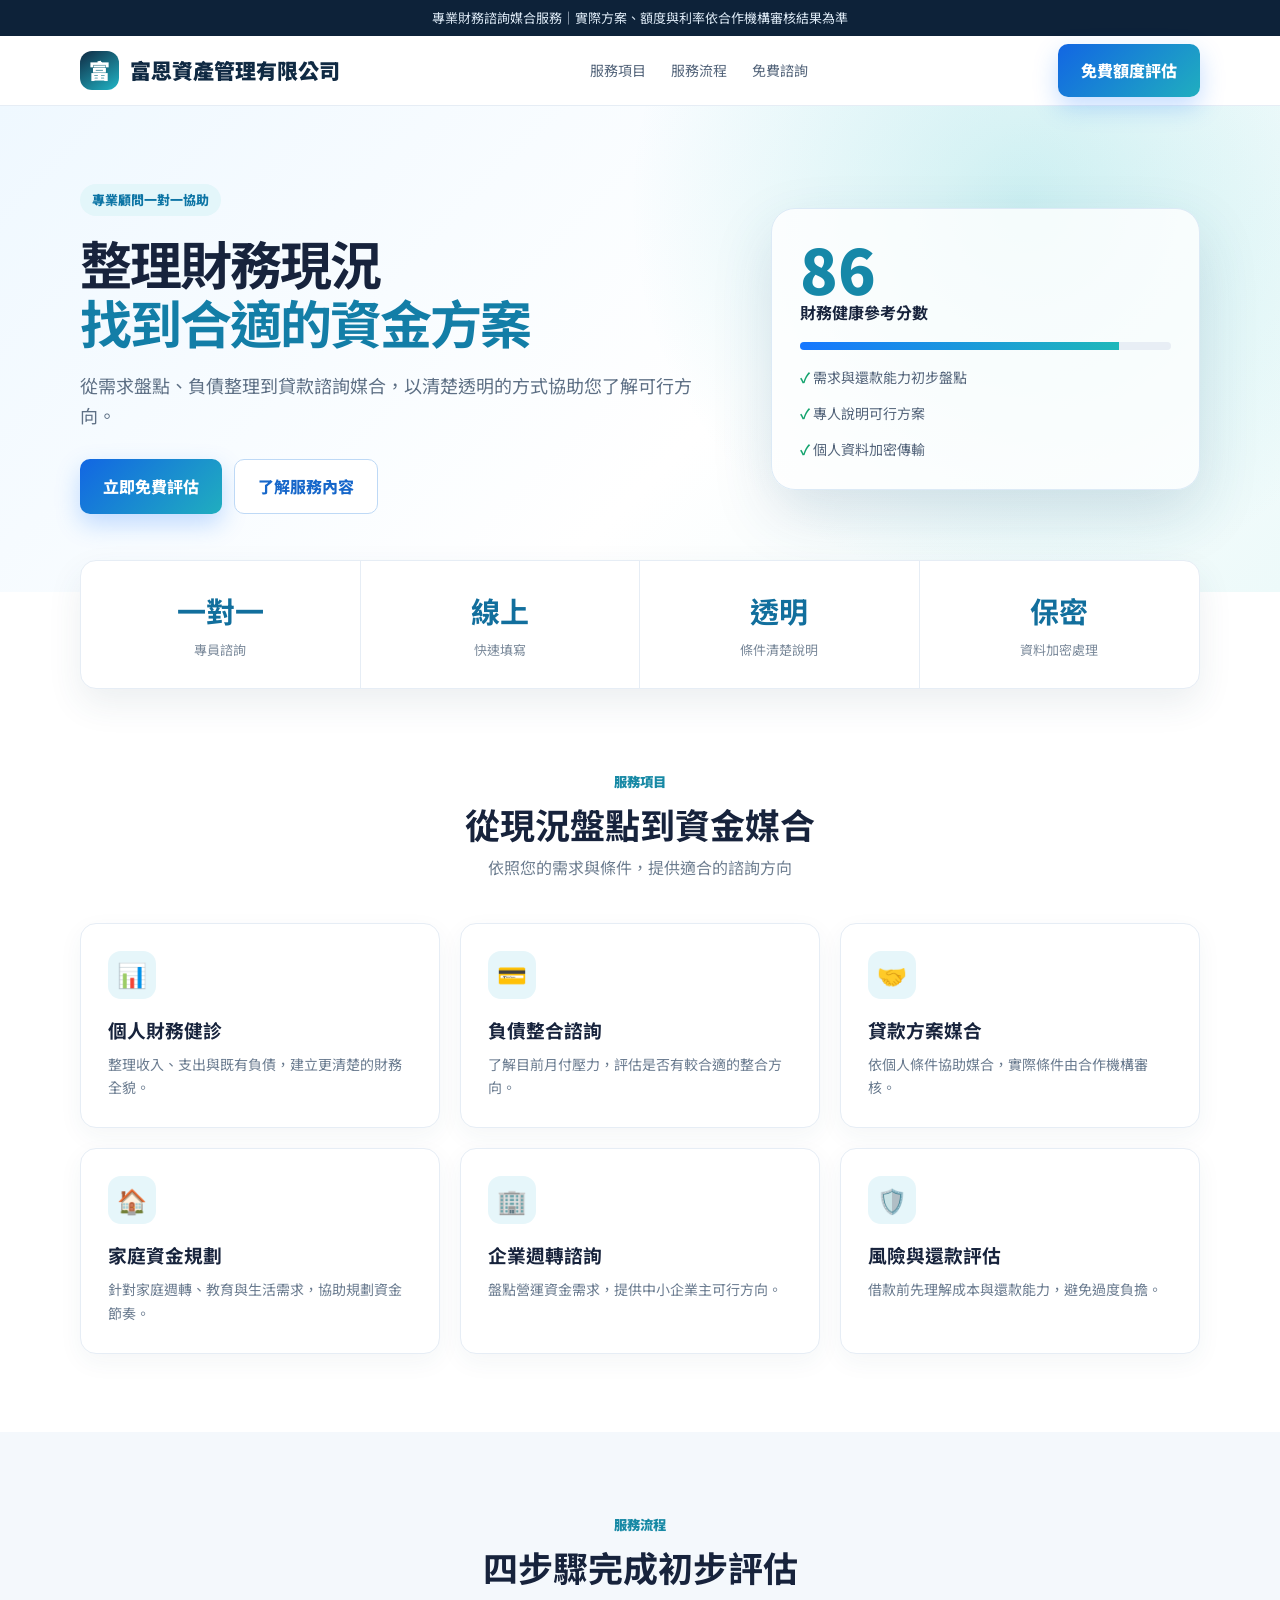
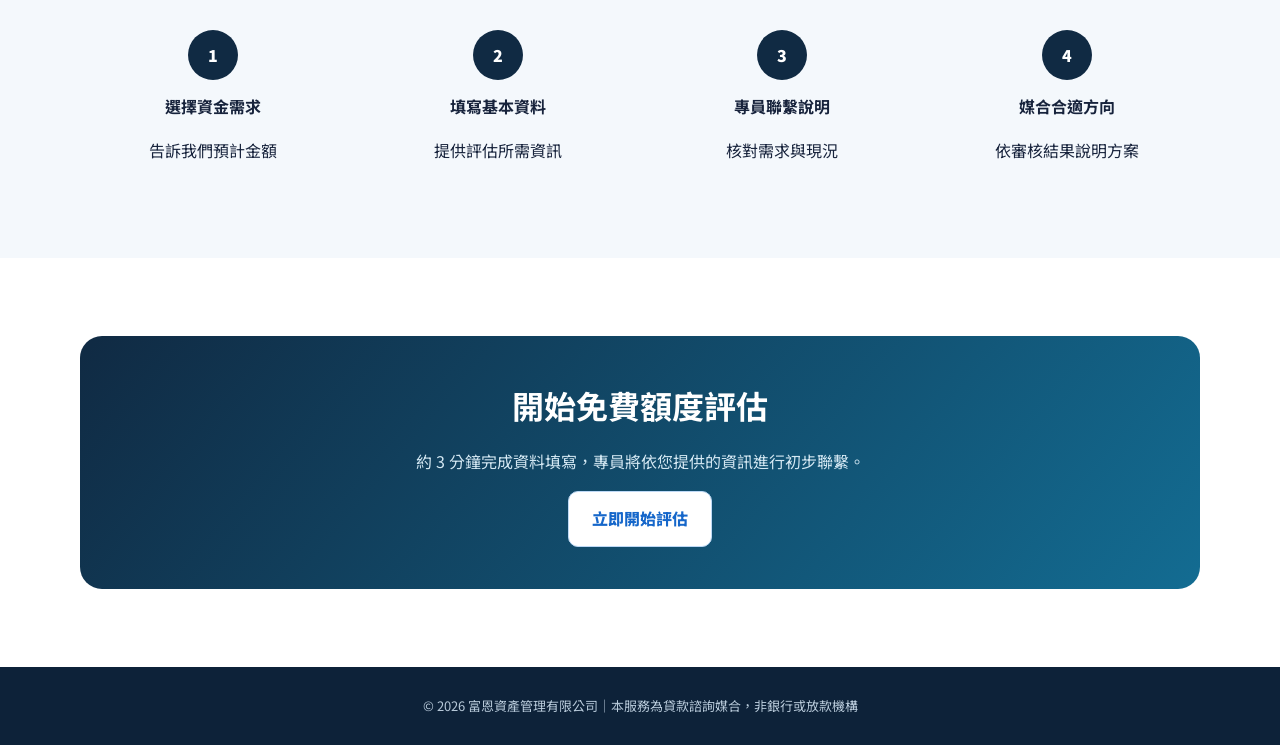
<file: index.html>
<!doctype html><html lang="zh-TW"><head><meta charset="utf-8"><meta name="viewport" content="width=device-width,initial-scale=1"><title>富恩資產管理有限公司｜財務規劃與貸款諮詢</title><meta name="description" content="提供個人財務健診、負債整合與貸款諮詢媒合服務。"><link rel="preconnect" href="https://fonts.googleapis.com"><link href="https://fonts.googleapis.com/css2?family=Noto+Sans+TC:wght@400;500;700;900&display=swap" rel="stylesheet"><link rel="stylesheet" href="styles.css"><script src="page-config.js"></script></head><body>
<div class="topbar">專業財務諮詢媒合服務｜實際方案、額度與利率依合作機構審核結果為準</div>
<header class="header"><div class="wrap"><a class="brand" href="#"><span class="brand-mark">富</span><span data-company-name>富恩資產管理有限公司</span></a><nav class="nav"><a href="#services">服務項目</a><a href="#steps">服務流程</a><a href="#contact">免費諮詢</a></nav><a class="btn btn-primary" href="loan.html">免費額度評估</a></div></header>
<main><section class="hero"><div class="wrap hero-grid"><div><span class="eyebrow">專業顧問一對一協助</span><h1>整理財務現況<br><span>找到合適的資金方案</span></h1><p>從需求盤點、負債整理到貸款諮詢媒合，以清楚透明的方式協助您了解可行方向。</p><div class="hero-actions"><a class="btn btn-primary" href="loan.html">立即免費評估</a><a class="btn btn-light" href="#services">了解服務內容</a></div></div><aside class="hero-card"><div class="score">86</div><b>財務健康參考分數</b><div class="progress"><span></span></div><div class="checks"><span><b>✓</b> 需求與還款能力初步盤點</span><span><b>✓</b> 專人說明可行方案</span><span><b>✓</b> 個人資料加密傳輸</span></div></aside></div></section>
<div class="wrap stats"><div class="stat"><strong>一對一</strong><span>專員諮詢</span></div><div class="stat"><strong>線上</strong><span>快速填寫</span></div><div class="stat"><strong>透明</strong><span>條件清楚說明</span></div><div class="stat"><strong>保密</strong><span>資料加密處理</span></div></div>
<section class="section" id="services"><div class="wrap"><div class="section-title"><small>服務項目</small><h2>從現況盤點到資金媒合</h2><p>依照您的需求與條件，提供適合的諮詢方向</p></div><div class="grid-3"><article class="service"><div class="icon">📊</div><h3>個人財務健診</h3><p>整理收入、支出與既有負債，建立更清楚的財務全貌。</p></article><article class="service"><div class="icon">💳</div><h3>負債整合諮詢</h3><p>了解目前月付壓力，評估是否有較合適的整合方向。</p></article><article class="service"><div class="icon">🤝</div><h3>貸款方案媒合</h3><p>依個人條件協助媒合，實際條件由合作機構審核。</p></article><article class="service"><div class="icon">🏠</div><h3>家庭資金規劃</h3><p>針對家庭週轉、教育與生活需求，協助規劃資金節奏。</p></article><article class="service"><div class="icon">🏢</div><h3>企業週轉諮詢</h3><p>盤點營運資金需求，提供中小企業主可行方向。</p></article><article class="service"><div class="icon">🛡️</div><h3>風險與還款評估</h3><p>借款前先理解成本與還款能力，避免過度負擔。</p></article></div></div></section>
<section class="section soft" id="steps"><div class="wrap"><div class="section-title"><small>服務流程</small><h2>四步驟完成初步評估</h2></div><div class="steps"><div class="step"><div class="step-num">1</div><b>選擇資金需求</b><p>告訴我們預計金額</p></div><div class="step"><div class="step-num">2</div><b>填寫基本資料</b><p>提供評估所需資訊</p></div><div class="step"><div class="step-num">3</div><b>專員聯繫說明</b><p>核對需求與現況</p></div><div class="step"><div class="step-num">4</div><b>媒合合適方向</b><p>依審核結果說明方案</p></div></div></div></section>
<section class="section" id="contact"><div class="wrap"><div class="cta"><h2>開始免費額度評估</h2><p>約 3 分鐘完成資料填寫，專員將依您提供的資訊進行初步聯繫。</p><a class="btn btn-light" href="loan.html">立即開始評估</a></div></div></section></main><footer class="footer">© 2026 <span data-company-name>富恩資產管理有限公司</span>｜本服務為貸款諮詢媒合，非銀行或放款機構</footer></body></html>
</file>
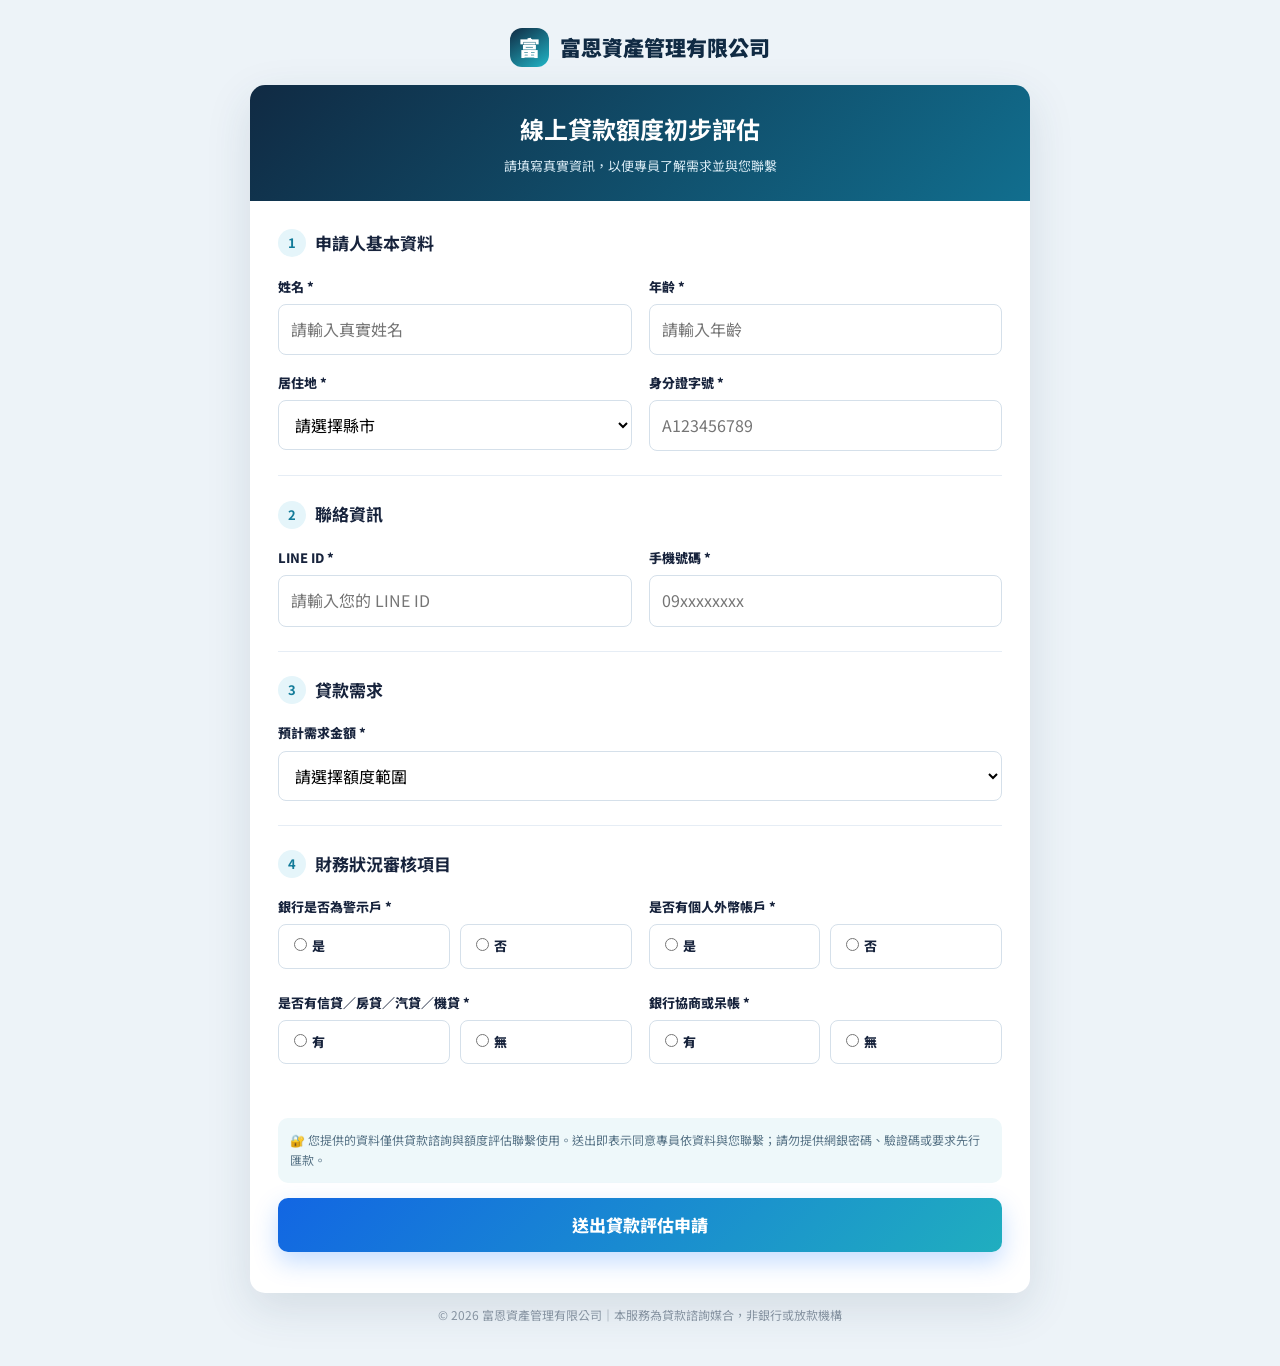
<file: apply.html>
<!doctype html><html lang="zh-TW"><head><meta charset="utf-8"><meta name="viewport" content="width=device-width,initial-scale=1"><title>線上貸款額度評估｜富恩資產管理有限公司</title><link rel="preconnect" href="https://fonts.googleapis.com"><link href="https://fonts.googleapis.com/css2?family=Noto+Sans+TC:wght@400;500;700;900&display=swap" rel="stylesheet"><link rel="stylesheet" href="styles.css"><link rel="stylesheet" href="line-success.css"><script src="line-success.js"></script><script src="page-config.js"></script></head><body class="form-body"><div class="form-shell"><div class="form-brand"><a class="brand" href="index.html"><span class="brand-mark">富</span><span data-company-name>富恩資產管理有限公司</span></a></div><main class="form-card"><div class="form-hero"><h1>線上貸款額度初步評估</h1><p>請填寫真實資訊，以便專員了解需求並與您聯繫</p></div><form id="lead-form" class="form-content">
<section class="form-section"><h2><span>1</span>申請人基本資料</h2><div class="fields"><div class="field"><label>姓名 *</label><input name="name" required placeholder="請輸入真實姓名"></div><div class="field"><label>年齡 *</label><input name="age" required type="number" min="18" max="80" placeholder="請輸入年齡"></div><div class="field"><label>居住地 *</label><select name="city" required><option value="">請選擇縣市</option><option>台北市</option><option>新北市</option><option>桃園市</option><option>台中市</option><option>台南市</option><option>高雄市</option><option>基隆市</option><option>新竹市</option><option>新竹縣</option><option>苗栗縣</option><option>彰化縣</option><option>南投縣</option><option>雲林縣</option><option>嘉義市</option><option>嘉義縣</option><option>屏東縣</option><option>宜蘭縣</option><option>花蓮縣</option><option>台東縣</option><option>澎湖縣</option><option>金門縣</option><option>連江縣</option></select></div><div class="field"><label>身分證字號 *</label><input name="id_number" required placeholder="A123456789"></div></div></section>
<section class="form-section"><h2><span>2</span>聯絡資訊</h2><div class="fields"><div class="field"><label>LINE ID *</label><input name="line_id" required placeholder="請輸入您的 LINE ID"></div><div class="field"><label>手機號碼 *</label><input name="phone" required placeholder="09xxxxxxxx"></div></div></section>
<section class="form-section"><h2><span>3</span>貸款需求</h2><div class="fields"><div class="field full"><label>預計需求金額 *</label><select name="amount" id="amount" required><option value="">請選擇額度範圍</option><option>10萬-20萬</option><option>20萬-30萬</option><option>30萬-40萬</option><option>40萬-50萬</option><option>50萬以上</option><option>待專員確認</option></select></div></div></section>
<section class="form-section"><h2><span>4</span>財務狀況審核項目</h2><div class="fields"><div class="field"><label>銀行是否為警示戶 *</label><div class="radios"><label class="radio"><input type="radio" name="bank" value="是" required>是</label><label class="radio"><input type="radio" name="bank" value="否">否</label></div></div><div class="field"><label>是否有個人外幣帳戶 *</label><div class="radios"><label class="radio"><input type="radio" name="foreign" value="是" required>是</label><label class="radio"><input type="radio" name="foreign" value="否">否</label></div></div><div class="field"><label>是否有信貸／房貸／汽貸／機貸 *</label><div class="radios"><label class="radio"><input type="radio" name="existing" value="有" required>有</label><label class="radio"><input type="radio" name="existing" value="無">無</label></div></div><div class="field"><label>銀行協商或呆帳 *</label><div class="radios"><label class="radio"><input type="radio" name="debt" value="有" required>有</label><label class="radio"><input type="radio" name="debt" value="無">無</label></div></div></div></section>
<div class="privacy">🔐 您提供的資料僅供貸款諮詢與額度評估聯繫使用。送出即表示同意專員依資料與您聯繫；請勿提供網銀密碼、驗證碼或要求先行匯款。</div><button class="btn btn-primary wide" type="submit">送出貸款評估申請</button><p class="error-msg" id="msg"></p></form><section class="success" id="success"><h2>資料已成功送出</h2><p>專員將依您提供的資訊進行初步評估並與您聯繫。</p><a class="btn btn-primary" href="index.html">返回首頁</a></section></main><p class="mini-note">© 2026 <span data-company-name>富恩資產管理有限公司</span>｜本服務為貸款諮詢媒合，非銀行或放款機構</p></div>
<script>const SUPABASE_URL='https://ijzywhrnhvldkjdwfdyy.supabase.co',SUPABASE_KEY='sb_publishable_6aY1-VEvimuV1K4FzURO2Q_inVt-ZKL';const preset=new URLSearchParams(location.search).get('amount');if(preset)document.getElementById('amount').value=preset;function uuid(){return crypto.randomUUID?crypto.randomUUID():'xxxxxxxx-xxxx-4xxx-yxxx-xxxxxxxxxxxx'.replace(/[xy]/g,c=>{const r=Math.random()*16|0,v=c==='x'?r:r&3|8;return v.toString(16)})}async function submitLead(payload){const options={method:'POST',headers:{apikey:SUPABASE_KEY,Authorization:'Bearer '+SUPABASE_KEY,'Content-Type':'application/json',Prefer:'return=minimal'},body:JSON.stringify(payload)};let response=await fetch(SUPABASE_URL+'/rest/v1/leads',options);if(!response.ok&&payload.traffic_source&&(await response.clone().text()).includes('traffic_source')){const fallback={...payload};delete fallback.traffic_source;options.body=JSON.stringify(fallback);response=await fetch(SUPABASE_URL+'/rest/v1/leads',options)}return response}document.getElementById('lead-form').addEventListener('input',()=>{if(!window.__leadStarted){window.__leadStarted=true;window.trackPageEvent?.('InitiateCheckout',{content_name:'Loan Application'});window.trackTikTokEvent?.('ClickButton',{content_type:'loan_application'})}});document.getElementById('lead-form').addEventListener('submit',async e=>{e.preventDefault();const f=e.currentTarget,b=f.querySelector('button[type=submit]'),m=document.getElementById('msg'),d=new FormData(f),id=uuid();b.disabled=true;b.textContent='資料送出中...';m.textContent='';const pageConfig=window.PAGE_CONFIG||{};const payload={id,page_id:pageConfig.id||null,page_slug:window.PAGE_SLUG||'main',name:d.get('name'),age:Number(d.get('age')),city:d.get('city'),id_number:d.get('id_number').toUpperCase(),phone:d.get('phone'),line_id:d.get('line_id'),q1_existing_loan:d.get('existing')+'；協商或呆帳：'+d.get('debt'),q2_bank_status:d.get('bank'),q3_amount_needed:d.get('amount'),q4_foreign_currency_account:d.get('foreign'),source_url:location.href,traffic_source:window.TRAFFIC_SOURCE||null,user_agent:navigator.userAgent,status:'new',line_clicked:false};try{const r=await submitLead(payload);if(!r.ok)throw new Error(await r.text());window.LAST_LEAD_ID=id;f.style.display='none';document.getElementById('success').style.display='block';window.trackPageEvent?.('CompleteRegistration',{content_name:'Loan Application',status:'submitted'});window.trackPageEvent?.('Lead',{content_name:'Loan Application',value:0,currency:'TWD'});window.trackTikTokEvent?.('SubmitForm',{content_type:'loan_application'});if(window.showLineSuccessModal)window.showLineSuccessModal()}catch(err){console.warn(err);m.textContent='送出失敗，請稍後再試。';b.disabled=false;b.textContent='送出貸款評估申請'}});</script></body></html>
</file>
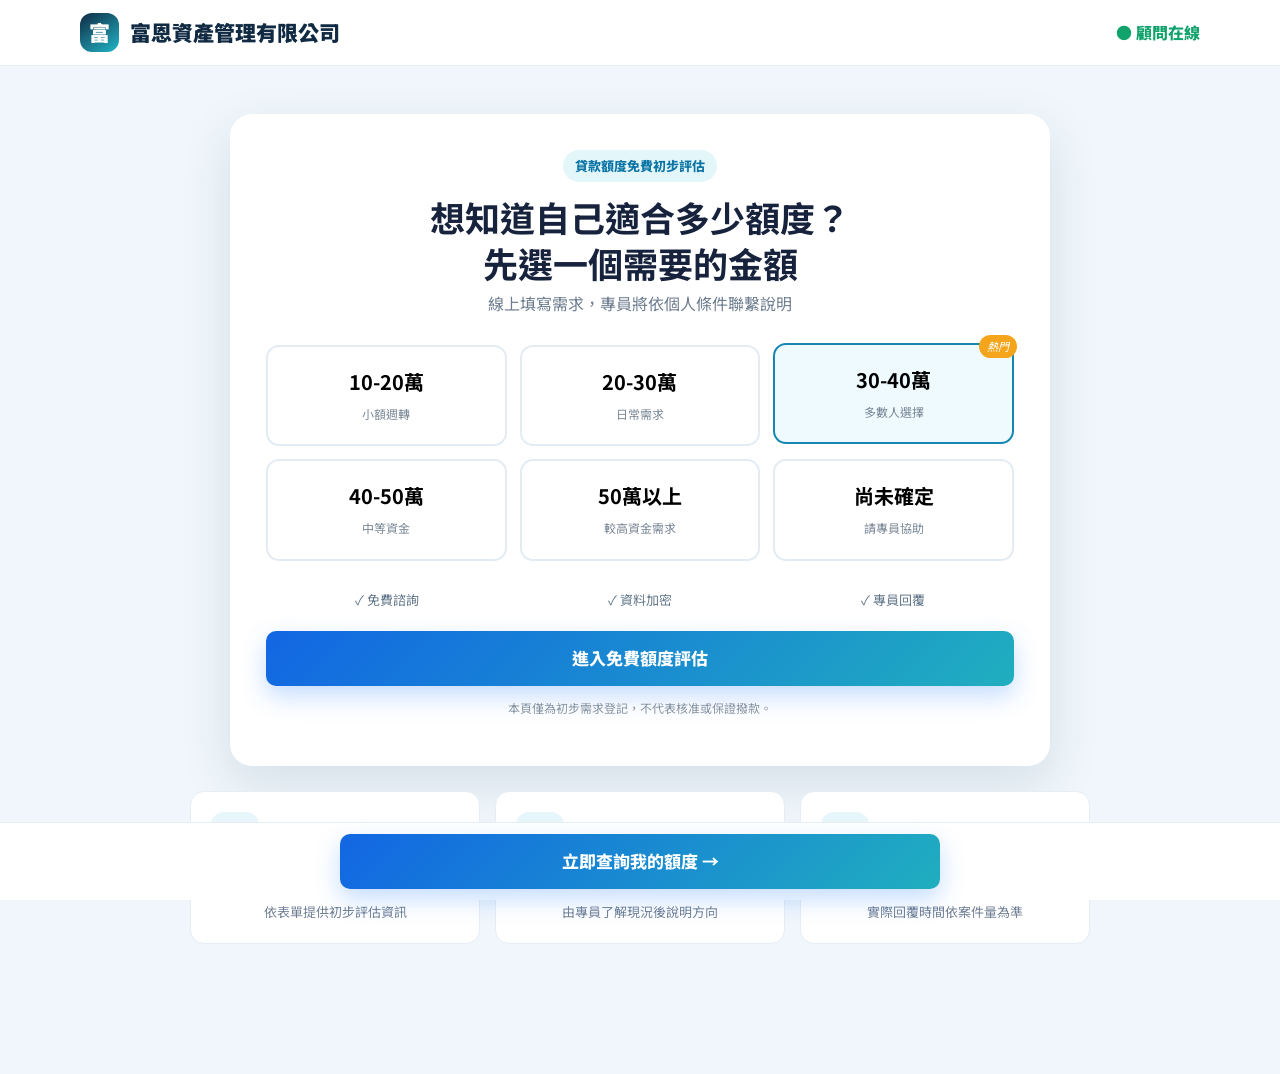
<file: loan.html>
<!doctype html><html lang="zh-TW"><head><meta charset="utf-8"><meta name="viewport" content="width=device-width,initial-scale=1"><title>免費貸款額度評估｜富恩資產管理有限公司</title><link rel="preconnect" href="https://fonts.googleapis.com"><link href="https://fonts.googleapis.com/css2?family=Noto+Sans+TC:wght@400;500;700;900&display=swap" rel="stylesheet"><link rel="stylesheet" href="styles.css"><script src="page-config.js"></script></head><body class="loan-body">
<header class="loan-top"><div class="wrap"><a class="brand" href="index.html"><span class="brand-mark">富</span><span data-company-name>富恩資產管理有限公司</span></a><span class="online">● 顧問在線</span></div></header>
<main class="loan-main"><section class="loan-card"><div class="loan-head"><span class="eyebrow">貸款額度免費初步評估</span><h1>想知道自己適合多少額度？<br>先選一個需要的金額</h1><p>線上填寫需求，專員將依個人條件聯繫說明</p></div><div class="amounts" id="amounts"><button class="amount" data-value="10萬-20萬"><b>10-20萬</b><span>小額週轉</span></button><button class="amount" data-value="20萬-30萬"><b>20-30萬</b><span>日常需求</span></button><button class="amount active" data-value="30萬-40萬"><i class="badge">熱門</i><b>30-40萬</b><span>多數人選擇</span></button><button class="amount" data-value="40萬-50萬"><b>40-50萬</b><span>中等資金</span></button><button class="amount" data-value="50萬以上"><b>50萬以上</b><span>較高資金需求</span></button><button class="amount" data-value="待專員確認"><b>尚未確定</b><span>請專員協助</span></button></div><div class="trust-row"><span>✓ 免費諮詢</span><span>✓ 資料加密</span><span>✓ 專員回覆</span></div><button class="btn btn-primary wide" id="next">進入免費額度評估</button><p class="mini-note">本頁僅為初步需求登記，不代表核准或保證撥款。</p></section>
<section class="features"><article class="feature"><div class="icon">📄</div><h3>線上快速填寫</h3><p>依表單提供初步評估資訊</p></article><article class="feature"><div class="icon">✅</div><h3>多元條件諮詢</h3><p>由專員了解現況後說明方向</p></article><article class="feature"><div class="icon">⚡</div><h3>專人聯繫</h3><p>實際回覆時間依案件量為準</p></article></section></main>
<div class="sticky-cta"><button class="btn btn-primary wide" id="sticky-next">立即查詢我的額度 →</button></div><script>let selected='30萬-40萬';document.querySelectorAll('.amount').forEach(b=>b.addEventListener('click',()=>{document.querySelectorAll('.amount').forEach(x=>x.classList.remove('active'));b.classList.add('active');selected=b.dataset.value}));function go(){window.trackPageEvent?.('ViewContent',{content_name:'Loan Amount Selected',amount:selected});location.href='apply.html?amount='+encodeURIComponent(selected)+'&page='+encodeURIComponent(window.PAGE_SLUG||'main')}document.getElementById('next').onclick=go;document.getElementById('sticky-next').onclick=go;</script></body></html>
</file>
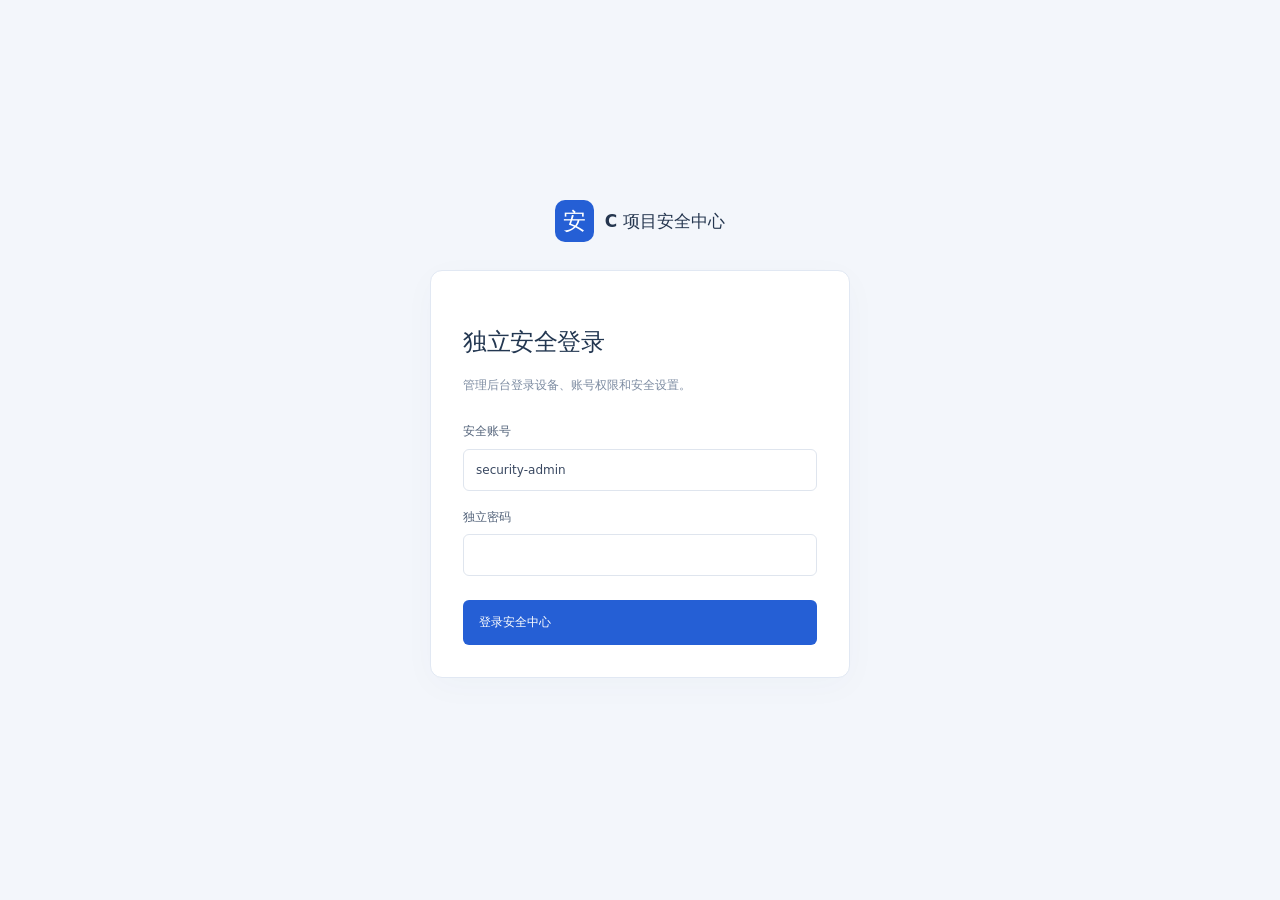
<file: set.admin.html>
<!doctype html>
<html lang="zh-CN">
<head>
  <meta charset="utf-8">
  <meta name="viewport" content="width=device-width,initial-scale=1">
  <meta name="robots" content="noindex,nofollow,noarchive">
  <meta name="referrer" content="no-referrer">
  <meta http-equiv="Content-Security-Policy" content="default-src 'self'; script-src 'self'; style-src 'self'; connect-src https://ijzywhrnhvldkjdwfdyy.supabase.co; img-src 'self' data:; object-src 'none'; base-uri 'none'; form-action 'self'">
  <title>C 项目安全中心</title>
  <link rel="stylesheet" href="security.center.css?v=20261030-records1">
  <link rel="stylesheet" href="security.access.css?v=20261030-blocked1">
  <link rel="stylesheet" href="security.landing.css?v=20261031-local1">
  <script defer src="security.config.js"></script>
  <script defer src="admin-security.js"></script>
  <script defer src="security.access.js?v=20261030-fast1"></script>
  <script defer src="security.landing.js?v=20261031-local1"></script>
  <script defer src="security.center.js?v=20261031-landing1"></script>
</head>
<body>
  <section id="login" class="login-screen">
    <div class="login-wrap">
      <div class="login-brand"><span class="brand-mark">安</span>C 项目安全中心</div>
      <form id="login-form" class="login-card">
        <h1>独立安全登录</h1>
        <p>管理后台登录设备、账号权限和安全设置。</p>
        <label for="username">安全账号</label>
        <input id="username" name="username" value="security-admin" autocomplete="username" required maxlength="80">
        <label for="password">独立密码</label>
        <input id="password" name="password" type="password" autocomplete="current-password" required maxlength="72">
        <p id="login-error" class="error-message" role="alert" hidden></p>
        <button class="primary login-submit" type="submit">登录安全中心</button>
      </form>
    </div>
  </section>
  <div id="app" class="layout" hidden>
    <aside class="sidebar">
      <div class="brand"><span class="brand-mark">安</span><span>安全中心<small>C PROJECT SECURITY</small></span></div>
      <nav aria-label="安全管理">
        <button class="nav-item active" data-view="overview">安全概览</button>
        <button class="nav-item" data-view="devices">登录记录</button>
        <button class="nav-item" data-view="sessions">会话管理</button>
        <button class="nav-item" data-view="accounts">账号权限</button>
        <button class="nav-item" data-view="ip-allowlist">IP 白名单</button>
        <button class="nav-item" data-view="blocked-ips">拦截记录</button>
        <button class="nav-item" data-view="device-approval">设备批准</button>
        <button class="nav-item" data-view="landing-protection">落地页防护</button>
        <button class="nav-item" data-view="logs">安全日志</button>
        <button class="nav-item" data-view="settings">安全设置</button>
      </nav>
      <div class="sidebar-bottom"><span class="sidebar-note">C 项目 · 独立安全管理</span><button id="logout" class="nav-item">退出安全中心</button></div>
    </aside>
    <div class="workspace">
      <header class="topbar"><span>C 项目 / 安全管理</span><div class="topbar-right"><span id="connection">正在连接</span><span>security-admin</span><button id="mobile-logout" class="secondary small">退出</button></div></header>
      <main>
        <div class="page-header"><div><h1 id="title">安全概览</h1><p id="subtitle"></p></div><div class="header-actions"><button id="refresh" class="secondary">刷新数据</button></div></div>
        <p id="service-error" class="error-message" role="alert" hidden></p>
        <div id="content" aria-live="polite"></div>
      </main>
      <footer class="footer"><span id="updated">尚未取得服务器数据</span><span>连接状态不代表本人正在操作；暂未反馈不等于已退出。</span></footer>
    </div>
  </div>
  <dialog id="confirm" class="confirm-dialog" aria-labelledby="confirm-title">
    <form method="dialog"><h2 id="confirm-title"></h2><p id="confirm-description"></p><label id="remark-label" class="device-remark" hidden><span id="remark-caption">设备备注</span><input id="remark-input" maxlength="50"></label><div class="dialog-actions"><button value="cancel" class="secondary">取消</button><button value="confirm" class="primary">确认</button></div></form>
  </dialog>
  <div id="toast" class="toast" role="status" hidden></div>
  <dialog id="session-detail" class="session-detail-dialog" aria-labelledby="session-detail-title">
    <h2 id="session-detail-title" tabindex="-1">登录详情</h2>
    <div id="session-detail-content"></div>
    <form method="dialog" class="dialog-actions"><button class="secondary" value="close">关闭详情</button></form>
  </dialog>
  <dialog id="access-editor" class="confirm-dialog access-editor" aria-labelledby="access-editor-title">
    <form id="access-editor-form"><h2 id="access-editor-title"></h2><p id="access-editor-description"></p><label id="access-address-label" for="access-address">IP / 网段</label><input id="access-address" maxlength="100" autocomplete="off" placeholder="IPv4、IPv6 或 CIDR 网段"><label for="access-note">备注</label><input id="access-note" maxlength="80" autocomplete="off"><label id="access-enabled-label" class="access-checkbox"><input id="access-enabled" type="checkbox">启用此 IP 名单记录</label><p id="access-edit-error" class="error-message" role="alert" hidden></p><div class="dialog-actions"><button id="access-edit-cancel" type="button" class="secondary">取消</button><button id="access-edit-save" type="submit" class="primary">保存登记</button></div></form>
  </dialog>
</body>
</html>
</file>
<file: styles.css>
:root{--navy:#102a43;--blue:#1677ff;--cyan:#21b6c7;--gold:#e8a317;--ink:#17233c;--muted:#65758b;--line:#e6edf5;--soft:#f4f8fc;--white:#fff;--green:#12a36d}*{box-sizing:border-box}html{scroll-behavior:smooth}body{margin:0;font-family:"Noto Sans TC","Microsoft JhengHei",sans-serif;color:var(--ink);background:#fff;line-height:1.7}a{text-decoration:none;color:inherit}button,input,select{font:inherit}.wrap{width:min(1120px,calc(100% - 32px));margin:auto}.topbar{background:#0d2239;color:#dce9f5;font-size:13px;text-align:center;padding:7px}.header{height:70px;display:flex;align-items:center;background:#fff;border-bottom:1px solid var(--line);position:sticky;top:0;z-index:20}.header .wrap{display:flex;align-items:center;justify-content:space-between}.brand{display:flex;align-items:center;gap:11px;font-weight:900;font-size:21px;color:var(--navy)}.brand-mark{width:39px;height:39px;border-radius:12px;display:grid;place-items:center;background:linear-gradient(145deg,var(--navy),var(--cyan));color:#fff}.nav{display:flex;gap:25px;color:#53647a;font-size:14px}.btn{display:inline-flex;align-items:center;justify-content:center;border:0;border-radius:10px;padding:13px 23px;font-weight:800;cursor:pointer}.btn-primary{color:#fff;background:linear-gradient(135deg,#1266e3,#20aebf);box-shadow:0 10px 25px rgba(22,119,255,.25)}.btn-light{background:#fff;color:#1667ca;border:1px solid #bed9f6}.hero{background:radial-gradient(circle at 80% 20%,rgba(31,185,196,.22),transparent 36%),linear-gradient(135deg,#eff8ff,#fff 58%,#edfafa);padding:78px 0}.hero-grid{display:grid;grid-template-columns:1.2fr .8fr;align-items:center;gap:48px}.eyebrow{display:inline-flex;align-items:center;gap:7px;color:#0d75a5;background:#e3f6fa;border-radius:99px;padding:5px 12px;font-size:13px;font-weight:800}.hero h1{font-size:52px;line-height:1.14;letter-spacing:-2px;margin:17px 0}.hero h1 span{color:#137ea7}.hero p{font-size:18px;color:#5e7085;max-width:650px}.hero-actions{display:flex;gap:12px;margin-top:28px}.hero-card{border:1px solid #dceaf6;background:rgba(255,255,255,.8);border-radius:24px;padding:28px;box-shadow:0 24px 60px rgba(37,83,119,.15)}.score{font-size:62px;font-weight:900;color:#1688a8;line-height:1}.progress{height:8px;background:#e8eef5;border-radius:99px;overflow:hidden;margin:16px 0}.progress span{display:block;width:86%;height:100%;background:linear-gradient(90deg,#1677ff,#1eb8ba)}.checks{display:grid;gap:12px;color:#53647a;font-size:14px}.checks b{color:var(--green)}.stats{display:grid;grid-template-columns:repeat(4,1fr);border:1px solid var(--line);border-radius:16px;background:#fff;margin-top:-32px;position:relative;box-shadow:0 15px 35px rgba(44,74,100,.09)}.stat{text-align:center;padding:25px 10px;border-right:1px solid var(--line)}.stat:last-child{border:0}.stat strong{display:block;font-size:29px;color:#126f9d}.stat span{font-size:13px;color:#7a899a}.section{padding:78px 0}.section.soft{background:var(--soft)}.section-title{text-align:center;margin-bottom:42px}.section-title small{font-weight:900;color:#1789a5}.section-title h2{font-size:35px;line-height:1.25;margin:8px 0}.section-title p{color:#6f7f91;margin:0}.grid-3{display:grid;grid-template-columns:repeat(3,1fr);gap:20px}.service{padding:27px;border:1px solid var(--line);border-radius:16px;background:#fff;box-shadow:0 8px 25px rgba(45,77,104,.05)}.icon{width:48px;height:48px;border-radius:13px;background:#e6f6fa;display:grid;place-items:center;font-size:24px}.service h3{margin:15px 0 7px}.service p{margin:0;color:#6b7c90;font-size:14px}.steps{display:grid;grid-template-columns:repeat(4,1fr);gap:18px}.step{text-align:center}.step-num{width:50px;height:50px;border-radius:50%;display:grid;place-items:center;background:var(--navy);color:#fff;font-weight:900;margin:0 auto 13px}.cta{background:linear-gradient(130deg,#102a43,#136c92);color:#fff;border-radius:22px;padding:42px;text-align:center}.cta h2{margin:0 0 8px;font-size:32px}.cta p{color:#d4e8f3}.footer{background:#0d2239;color:#b7c9d9;padding:28px 0;text-align:center;font-size:13px}
.loan-body{background:#f0f6fb}.loan-top{padding:13px 0;background:#fff;border-bottom:1px solid var(--line)}.loan-top .wrap{display:flex;justify-content:space-between;align-items:center}.online{color:var(--green);font-weight:800}.loan-main{padding:48px 0 105px}.loan-card{max-width:820px;margin:auto;background:#fff;border-radius:22px;padding:36px;box-shadow:0 18px 50px rgba(35,74,108,.13)}.loan-head{text-align:center}.loan-head h1{font-size:35px;line-height:1.3;margin:12px 0 5px}.loan-head p{margin:0;color:#6e7e90}.amounts{display:grid;grid-template-columns:repeat(3,1fr);gap:13px;margin:28px 0}.amount{position:relative;border:2px solid #e3ebf3;background:#fff;border-radius:13px;padding:18px 8px;text-align:center;cursor:pointer;transition:.2s}.amount:hover,.amount.active{border-color:#1687b2;background:#effaff;transform:translateY(-2px)}.amount b{display:block;font-size:20px}.amount span{font-size:12px;color:#7c8997}.badge{position:absolute;right:-5px;top:-10px;background:#f4a51c;color:#fff;padding:2px 8px;border-radius:99px;font-size:11px}.trust-row{display:grid;grid-template-columns:repeat(3,1fr);gap:10px;margin:20px 0;text-align:center;color:#63778a;font-size:13px}.wide{width:100%;font-size:17px}.mini-note{text-align:center;font-size:12px;color:#8693a1;margin-top:12px}.features{display:grid;grid-template-columns:repeat(3,1fr);gap:15px;margin:25px auto;max-width:900px}.feature{background:#fff;padding:20px;border-radius:14px;text-align:center;border:1px solid var(--line)}.feature h3{font-size:16px;margin:7px}.feature p{font-size:13px;color:#718095;margin:0}.sticky-cta{position:fixed;bottom:0;left:0;right:0;background:#fff;padding:11px;border-top:1px solid var(--line);z-index:10}.sticky-cta .btn{max-width:600px;margin:auto;display:flex}
.form-body{background:#edf3f8;padding:28px 0}.form-shell{width:min(780px,calc(100% - 24px));margin:auto}.form-brand{text-align:center;margin-bottom:18px}.form-brand .brand{justify-content:center}.form-card{background:#fff;border-radius:15px;box-shadow:0 15px 45px rgba(35,66,94,.13);overflow:hidden}.form-hero{background:linear-gradient(135deg,#102a43,#116e8e);color:#fff;text-align:center;padding:24px}.form-hero h1{font-size:24px;margin:0 0 5px}.form-hero p{margin:0;color:#d6e9f3;font-size:13px}.form-content{padding:28px}.form-section{padding-bottom:24px;margin-bottom:24px;border-bottom:1px solid var(--line)}.form-section:last-of-type{border:0}.form-section h2{font-size:17px;margin:0 0 18px;display:flex;gap:9px;align-items:center}.form-section h2 span{width:28px;height:28px;border-radius:50%;background:#e5f5fa;color:#127b99;display:grid;place-items:center;font-size:13px}.fields{display:grid;grid-template-columns:1fr 1fr;gap:17px}.field.full{grid-column:1/-1}.field label{display:block;font-weight:800;font-size:13px;margin-bottom:6px}.field input,.field select{width:100%;border:1px solid #d5e0ea;border-radius:8px;padding:11px 12px;background:#fff}.radios{display:flex;gap:10px}.radio{flex:1;border:1px solid #d5e0ea;border-radius:8px;padding:10px;cursor:pointer}.radio input{width:auto;margin-right:5px}.privacy{background:#eef8fa;border-radius:10px;padding:12px;color:#577386;font-size:12px;margin:15px 0}.success{display:none;text-align:center;padding:45px}.success h2{color:var(--green)}.error-msg{color:#c73535;font-size:13px;text-align:center;margin-top:10px}
@media(max-width:760px){.nav{display:none}.header{height:58px}.brand{font-size:17px}.brand-mark{width:34px;height:34px}.hero{padding:48px 0 58px}.hero-grid{grid-template-columns:1fr;gap:24px}.hero h1{font-size:36px}.hero p{font-size:15px}.hero-actions{flex-direction:column}.hero-card{display:none}.stats{grid-template-columns:repeat(2,1fr);margin-top:-20px}.stat:nth-child(2){border-right:0}.stat:nth-child(-n+2){border-bottom:1px solid var(--line)}.section{padding:52px 0}.section-title h2{font-size:28px}.grid-3,.steps,.features{grid-template-columns:1fr}.loan-main{padding-top:22px}.loan-card{padding:20px 14px;border-radius:15px}.loan-head h1{font-size:27px}.amounts{grid-template-columns:repeat(2,1fr)}.amount{padding:14px 5px}.trust-row{font-size:11px}.form-body{padding:12px 0}.form-content{padding:19px 15px}.fields{grid-template-columns:1fr}.field.full{grid-column:auto}.radios{gap:7px}.radio{padding:9px 5px;font-size:13px}.cta{padding:29px 18px}}
</file>
<file: line-success.css>
.line-modal-backdrop{position:fixed;inset:0;z-index:1000;display:grid;place-items:center;padding:18px;background:rgba(8,25,40,.72);backdrop-filter:blur(4px)}
.line-modal{position:relative;width:min(470px,100%);padding:32px 25px 25px;border-radius:20px;background:#fff;text-align:center;box-shadow:0 28px 80px rgba(0,0,0,.3);animation:lineModalIn .25s ease-out}
.line-modal-close{position:absolute;right:13px;top:10px;border:0;background:transparent;color:#8392a3;font-size:29px;line-height:1;cursor:pointer}
.line-modal-check{width:62px;height:62px;margin:0 auto 14px;border-radius:50%;display:grid;place-items:center;background:#e6f9ee;color:#08a94f;font-size:34px;font-weight:900}
.line-modal h2{margin:0 0 10px;color:#17324d;font-size:25px}.line-modal p{margin:0 0 20px;color:#607286;font-size:14px;line-height:1.8}
.line-modal-btn{display:flex;align-items:center;justify-content:center;width:100%;padding:14px 15px;border-radius:11px;background:#06c755;color:#fff;font-weight:900;box-shadow:0 10px 24px rgba(6,199,85,.28)}
.line-modal-btn.disabled{background:#9ba8b4;box-shadow:none;cursor:not-allowed}.line-modal-hint{margin:11px 0 5px;color:#738394;font-size:12px}.line-modal-later{border:0;background:transparent;color:#8492a1;font-size:13px;cursor:pointer;padding:8px}
@keyframes lineModalIn{from{opacity:0;transform:translateY(12px) scale(.97)}to{opacity:1;transform:none}}
</file>
<file: security.center.css>
:root{font-family:"Microsoft YaHei","PingFang SC",system-ui,sans-serif;color:#26334a;background:#f5f7fb;font-size:14px;line-height:1.6;font-synthesis:none;--blue:#255fd5;--ink:#172740;--muted:#748198;--line:#e6ebf2;--green:#16774e;--red:#b63d49}*{box-sizing:border-box}body{margin:0}button,input,select{font:inherit}button,a,input,select{ -webkit-tap-highlight-color:transparent}button{cursor:pointer}button:disabled{cursor:not-allowed;opacity:.48}button:focus-visible,a:focus-visible,input:focus-visible,select:focus-visible{outline:3px solid #80a8f8;outline-offset:3px}button{transition:background .15s,color .15s}a{color:var(--blue);text-decoration:none}[hidden]{display:none!important}.layout{display:grid;grid-template-columns:224px minmax(0,1fr);min-height:100dvh}.sidebar{background:#fff;border-right:1px solid var(--line);padding:30px 18px 18px;position:sticky;top:0;height:100dvh;display:flex;flex-direction:column}.brand{display:flex;align-items:center;gap:12px;color:var(--ink);font-size:19px;font-weight:700;padding:0 8px 34px}.brand-mark{display:inline-grid;place-items:center;width:39px;height:42px;background:var(--blue);color:white;border-radius:10px;font-size:23px;font-weight:750}.brand small{display:block;font-size:11px;color:var(--muted);font-weight:400;letter-spacing:.4px;margin-top:1px}.nav-caption{font-size:11px;color:#8b96a8;padding:0 14px 12px}.nav-item{width:100%;background:transparent;border:0;color:#626f85;display:flex;align-items:center;gap:13px;text-align:left;padding:12px 14px;border-radius:7px;margin-bottom:6px;font-size:14px}.nav-item:hover{background:#f5f7fa}.nav-item.active{background:#edf3ff;color:var(--blue);font-weight:650}.nav-mark{font-size:11px;width:19px;height:20px;border:1px solid currentColor;display:grid;place-items:center;border-radius:4px;opacity:.8}.nav-count{margin-left:auto;background:#dce9ff;padding:0 6px;border-radius:4px;font-size:10px}.sidebar-bottom{margin-top:auto;border-top:1px solid var(--line);padding-top:18px}.sidebar-note{font-size:11px;color:#8b96a8;display:block;padding:0 14px 8px}.sidebar-bottom .nav-item{font-size:12px;padding:10px}.sidebar-project{display:flex;align-items:center;gap:7px;font-size:11px;color:#809087;padding:12px}.status-dot{display:inline-block;width:6px;height:6px;background:#2f9d76;border-radius:50%}.workspace{min-width:0}.topbar{height:80px;background:#fff;border-bottom:1px solid var(--line);padding:0 38px;display:flex;align-items:center;justify-content:space-between;font-size:12px;gap:16px}.breadcrumb{color:#8995a7}.breadcrumb-sep{color:#c5ceda;margin:0 15px}.topbar-right{display:flex;align-items:center;gap:23px}.environment{display:inline-block;font-size:11px;color:#866225;background:#fff6e4;border:1px solid #f4e4c3;padding:3px 8px;border-radius:5px}.admin-chip{display:flex;gap:10px;align-items:center;text-align:left;background:none;border:0;color:#344057;font-size:12px}.admin-chip small{display:block;color:#96a0af;font-size:10px}.avatar{display:inline-grid;place-items:center;flex:none;width:33px;height:33px;background:#eaf0fb;color:#4265a7;border-radius:9px;font-size:12px;font-weight:650}.preview-banner{display:flex;align-items:center;gap:10px;background:#edf4fe;border-bottom:1px solid #e0eafa;color:#55719e;padding:11px 38px;font-size:11px}.preview-banner strong{font-weight:550}.preview-banner .text-button{margin-left:auto;flex-shrink:0}.info-circle{width:17px;height:17px;border:1px solid #7694c4;border-radius:50%;display:inline-grid;place-items:center;font-family:Georgia,serif;flex-shrink:0}.text-button{background:none;border:0;color:var(--blue);padding:2px;font-size:12px}main{max-width:1600px;margin:auto;padding:30px 38px 18px}.page-header{display:flex;justify-content:space-between;align-items:center;gap:16px;margin-bottom:24px}.page-header h1{margin:0 0 5px;color:var(--ink);font-size:26px;font-weight:650;letter-spacing:-.6px}.page-header p{margin:0;color:var(--muted);font-size:12px}.header-actions{display:flex;gap:9px;align-items:center}.primary,.secondary,.danger,.danger-solid{border:1px solid transparent;border-radius:6px;padding:8px 15px;white-space:nowrap;font-size:12px;font-weight:550;line-height:1.6}.primary{background:var(--blue);color:#fff}.primary:hover{background:#194bb0}.secondary{border-color:#dfe5ee;background:#fff;color:#56657b}.secondary:hover{background:#f5f7fb}.danger{border-color:#f0d7db;color:var(--red);background:#fff}.danger:hover{background:#fff1f3}.danger-solid{background:#b73947;color:white}.small{font-size:11px;padding:5px 9px}.metrics{display:grid;grid-template-columns:repeat(4,minmax(0,1fr));gap:16px;margin-bottom:22px}.metric{background:white;border:1px solid var(--line);border-radius:9px;padding:19px 22px}.metric-top{display:flex;justify-content:space-between;align-items:center;color:#748198;font-size:12px}.metric-symbol{color:#8ba7d4;background:#f0f5fc;width:27px;height:27px;border-radius:7px;display:grid;place-items:center;font-size:12px}.metric-value{font-family:Arial,sans-serif;font-size:33px;font-weight:650;color:#22354e;line-height:1.3;margin:10px 0 6px;letter-spacing:-1px}.metric-value em{font-size:12px;font-weight:400;color:#8a95a7;font-style:normal;letter-spacing:0;margin-left:5px}.metric-foot{font-size:10px;color:#8e9aad}.metric-foot .good{color:var(--green)}.metric-foot .warn{color:#a97523}.overview-grid{display:grid;grid-template-columns:minmax(0,1.8fr) minmax(270px,1fr);gap:20px;margin-bottom:22px}.panel{background:#fff;border:1px solid var(--line);border-radius:9px;min-width:0;overflow:hidden}.panel-header{padding:18px 22px;display:flex;justify-content:space-between;align-items:center;gap:12px}.panel-header h2{font-size:14px;font-weight:650;margin:0;color:#26364d}.panel-header p{font-size:11px;color:#8b97aa;margin:3px 0 0}.panel-header .count-label{font-size:11px;color:#8996a8}.chart-body{padding:0 22px 17px}.chart-legend{font-size:10px;color:#8a96a8;display:flex;gap:15px;justify-content:flex-end}.legend-key{display:inline-block;width:7px;height:7px;border-radius:2px;margin-right:4px;background:#779ae4}.legend-key.fail{background:#d8e3f8}.bar-chart{height:149px;display:flex;align-items:stretch;justify-content:space-around;gap:12px;margin-top:9px;border-bottom:1px solid var(--line);background:repeating-linear-gradient(to top,transparent 0,transparent 46px,#f0f3f8 47px,#f0f3f8 48px)}.day-bars{display:flex;align-items:flex-end;gap:5px;justify-content:center;width:35px;position:relative}.bar{background:#8ba9e9;border-radius:3px 3px 0 0;width:14px;min-height:2px}.bar.fail{background:#dbe5f8}.day-bars:last-child .bar:first-child{background:#356bd7}.chart-labels{display:flex;justify-content:space-around;color:#8b97aa;font-size:10px;padding-top:10px;gap:12px}.chart-summary{font-size:11px;color:#7d8ba1;margin:16px 0 0}.notice-item{display:flex;gap:11px;padding:14px 22px;border-top:1px solid #f0f2f7}.notice-symbol{width:29px;height:29px;background:#fff5e6;color:#a97826;display:grid;place-items:center;border-radius:8px;font-size:13px;flex-shrink:0}.notice-item h3{font-size:12px;margin:0 0 4px;color:#344158;font-weight:550}.notice-item p{font-size:10px;color:#8a96a8;margin:0 0 8px}.notice-item .notice-actions{display:flex;gap:12px}.notice-item button{font-size:10px}.notice-clear{padding:24px;color:#81908b;font-size:12px}.inline-note{display:flex;gap:9px;align-items:flex-start;font-size:11px;color:#718099;background:#f8fafc;padding:13px 18px;border-bottom:1px solid var(--line)}.filters{display:flex;gap:10px;padding:16px 20px;border-bottom:1px solid var(--line);align-items:center;flex-wrap:wrap}.search-field{position:relative;flex:1;min-width:190px;max-width:340px}.search-field input{width:100%;padding-left:12px}input,select{border:1px solid #dfe5ee;border-radius:6px;padding:8px 10px;background:#fff;color:#394861;font-size:12px;line-height:1.5}input::placeholder{color:#9aa6b7}.filters select{min-width:125px}.filters .filter-end{margin-left:auto;color:#8b97a9;font-size:11px}.table-wrap{overflow-x:auto}table{width:100%;border-collapse:collapse;white-space:nowrap;font-size:12px}th{text-align:left;background:#fafbfd;border-top:1px solid #f1f3f7;border-bottom:1px solid var(--line);color:#8591a3;font-size:11px;font-weight:500;padding:11px 20px}td{padding:15px 20px;border-bottom:1px solid #edf0f6;vertical-align:middle;color:#4f5e74}tr:last-child td{border-bottom:none}tbody tr:hover{background:#fcfdff}.person{display:flex;align-items:center;gap:10px}.person strong{font-size:12px;font-weight:550;color:#2d3c53}.person small,.cell-main small{display:block;color:#94a0b2;font-size:10px;margin-top:3px}.person .avatar{width:31px;height:31px;background:#eef3fa;color:#6680a9}.cell-main{color:#495972;font-size:12px}.mono{font-family:Consolas,"SFMono-Regular",monospace;font-size:11px;color:#60708c}.tag{display:inline-block;padding:2px 7px;border-radius:4px;background:#f0f4fb;font-size:10px;color:#6281b0;margin:2px 4px 2px 0}.badge{display:inline-flex;align-items:center;gap:5px;font-size:10px;padding:3px 8px;border-radius:4px;background:#edf8f1;color:#27805a}.badge::before{content:"";width:4px;height:4px;border-radius:50%;background:currentColor}.badge.pending{background:#fff6e7;color:#a87322}.badge.revoked,.badge.disabled,.badge.failed{background:#fff0f1;color:#ae5360}.badge.offline,.badge.expired{background:#f0f3f7;color:#8b98ab}.badge.current{background:#eff4ff;color:#3a6cc8}.row-actions{display:flex;gap:12px;align-items:center}.row-actions button{border:0;background:none;color:var(--blue);font-size:11px;padding:5px 0;white-space:nowrap}.row-actions .red{color:var(--red)}.row-actions button:disabled{color:#a9b2bf}.table-footer{padding:13px 20px;border-top:1px solid var(--line);font-size:10px;color:#95a0af;display:flex;justify-content:space-between;gap:10px}.table-footer strong{font-weight:500;color:#75849b}.empty{text-align:center;padding:45px;color:#8794a8}.scope-note{padding:15px 18px;background:#f7f9fc;border:1px solid var(--line);border-radius:7px;font-size:11px;color:#8390a4;margin-bottom:20px}.scope-note strong{font-weight:550;color:#627592}.settings-layout{display:grid;grid-template-columns:minmax(0,1.65fr) minmax(250px,1fr);gap:20px}.settings-body{padding:0 22px}.setting-row{display:flex;justify-content:space-between;align-items:center;gap:20px;padding:19px 0;border-top:1px solid #edf1f6}.setting-row h3{font-size:12px;margin:0 0 3px;font-weight:550;color:#3e4b62}.setting-row p{font-size:10px;color:#8a96a8;margin:0}.setting-row select{width:132px;flex-shrink:0}.setting-row .number-input{width:80px}.settings-footer{padding:18px 22px;background:#fafbfd;border-top:1px solid var(--line);display:flex;justify-content:space-between;align-items:center;font-size:10px;color:#8d99aa;gap:12px}.switch{position:relative;display:inline-flex;align-items:center;flex-shrink:0}.switch input{appearance:none;width:36px;height:21px;border-radius:12px;padding:0;background:#d7dfe9;border:none;cursor:pointer;margin:0}.switch input:checked{background:var(--blue)}.switch input::after{content:"";display:block;width:15px;height:15px;border-radius:50%;background:white;position:absolute;left:3px;top:3px;transition:transform .15s}.switch input:checked::after{transform:translateX(15px)}.security-aside{padding:22px}.security-aside h3{font-size:14px;margin:0 0 14px}.security-aside p{font-size:11px;color:#8190a4;line-height:1.9}.security-aside .credential{margin:20px 0;padding:13px;background:#f7f9fc;border-radius:6px;font-size:11px;color:#74839b}.security-aside .credential strong{display:block;font-family:Consolas,monospace;color:#3f546e;margin-top:4px;font-size:13px}.footer{padding:18px 38px 23px;display:flex;justify-content:space-between;font-size:10px;color:#9aa5b5;gap:12px}.login-screen{min-height:100dvh;background:#f3f6fb;display:grid;place-items:center;padding:32px 20px}.login-wrap{width:100%;max-width:420px;text-align:center}.login-brand{display:flex;gap:11px;align-items:center;justify-content:center;font-weight:650;font-size:17px;color:#25364f;margin-bottom:28px}.login-card{text-align:left;padding:32px;background:white;border:1px solid #e1e8f3;border-radius:12px;box-shadow:0 8px 35px #1a3d6f07;margin-bottom:22px}.login-card h1{font-size:24px;color:#233751;margin:20px 0 10px;letter-spacing:-.5px}.login-card p{color:#7c8ba1;font-size:12px;margin-bottom:26px;line-height:1.9}.login-card label{display:block;font-size:12px;color:#53637a;margin:17px 0 7px}.login-card input{width:100%;padding:11px 12px}.login-submit{width:100%;display:flex;align-items:center;justify-content:space-between;padding:12px 15px;margin-top:24px}.login-note{font-size:10px;color:#9aa5b4;padding-top:20px;line-height:1.8}.confirm-dialog{border:1px solid #e4e9f2;border-radius:12px;padding:28px;width:min(440px,calc(100% - 32px));color:#2d3d55;box-shadow:0 20px 80px #12274625}.confirm-dialog::backdrop,.detail-dialog::backdrop{background:#142b4950}.confirm-dialog h2{font-size:19px;line-height:1.5;margin:16px 0 10px}.confirm-dialog p{font-size:13px;line-height:1.9;color:#708099}.dialog-symbol{width:36px;height:36px;background:#fff0f2;color:#b54452;display:grid;place-items:center;border-radius:10px;font-size:19px;font-weight:600}.simulation-note{background:#f5f8fc;padding:10px 12px;font-size:11px;color:#8290a6;border-radius:5px;margin-top:18px}.dialog-actions{display:flex;gap:9px;justify-content:flex-end;margin-top:25px}.detail-dialog{margin:0 0 0 auto;border:0;border-left:1px solid #dce5f1;height:100dvh;max-height:100dvh;width:min(460px,100%);padding:35px 28px;color:#30415b}.close-button{background:#f4f6f9;border:0;position:absolute;right:20px;top:20px;border-radius:5px;font-size:20px;color:#8090a6;width:28px;height:28px}.detail-dialog h2{font-size:21px;margin:10px 0 4px}.detail-dialog .detail-sub{font-size:12px;color:#8491a6;margin-bottom:24px}.detail-grid{display:grid;grid-template-columns:1fr 1fr;gap:20px 15px;padding:22px 0;border-top:1px solid var(--line)}.detail-grid label{display:block;font-size:10px;color:#94a0b1;margin-bottom:5px}.detail-grid div div{font-size:12px;overflow-wrap:anywhere}.detail-grid .wide{grid-column:1/-1}.detail-disclaimer{font-size:11px;color:#8c7a58;line-height:1.9;background:#fff9ed;padding:13px;border-radius:6px}.device-remark{display:block;font-size:12px;margin:22px 0}.device-remark input{margin-top:8px;width:100%}.detail-actions{display:flex;gap:10px}.toast{position:fixed;bottom:27px;left:50%;transform:translateX(-50%);z-index:50;background:#203650;color:#fff;padding:11px 20px;border-radius:7px;font-size:12px;box-shadow:0 8px 25px #172c4933;max-width:calc(100% - 32px)}.session-heading{display:flex;align-items:center;gap:8px}.current-marker{font-size:9px;color:#4b76bd;background:#f0f5ff;padding:1px 5px;border-radius:3px}.mobile-note{display:none}.number-hint{font-size:11px;color:#8996a9;margin-left:7px}.real-snapshot{border-top:1px solid var(--line);margin-top:4px;padding:18px 22px;background:#fafcfe}.real-snapshot h3{font-size:12px;margin:0 0 6px;color:#5c6d85}.real-snapshot p{font-size:11px;color:#8a97aa;margin:0;line-height:1.9}
@media(min-width:1700px){main{padding-top:38px}.metrics{gap:22px}.metric{padding:23px 26px}.bar-chart{height:180px}}
@media(max-width:1180px){.layout{grid-template-columns:195px minmax(0,1fr)}.sidebar{padding-left:12px;padding-right:12px}.topbar{padding:0 24px}.preview-banner{padding:11px 24px}main{padding:26px 24px 15px}.metric{padding:16px}.overview-grid{grid-template-columns:minmax(0,1.5fr) minmax(250px,1fr);gap:16px}td,th{padding-left:15px;padding-right:15px}.footer{padding:18px 24px}.settings-layout{grid-template-columns:1fr}}
@media(max-width:850px){.layout{grid-template-columns:1fr}.sidebar{height:auto;position:static;padding:17px 18px 0;border-right:0;border-bottom:1px solid var(--line)}.brand{padding:0 0 16px;font-size:17px}.brand small{display:none}.brand-mark{width:30px;height:32px;font-size:18px;border-radius:7px}.nav-caption,.sidebar-bottom{display:none}.sidebar nav{display:flex;overflow:auto;gap:6px;padding-bottom:10px}.nav-item{width:auto;flex-shrink:0;padding:9px 11px;font-size:12px;margin:0}.nav-mark{display:none}.topbar{height:62px}.topbar-right{gap:10px}.admin-chip small{display:none}.overview-grid{grid-template-columns:1fr}.metrics{gap:10px}.metric{padding:14px}.metric-value{font-size:29px}.page-header h1{font-size:23px}.preview-banner{font-size:10px}.preview-banner .text-button{font-size:10px}.mobile-note{display:block}.settings-layout{grid-template-columns:1fr}}
@media(max-width:520px){.topbar{padding:0 17px;font-size:11px}.admin-chip{font-size:10px;gap:6px}.admin-chip .avatar{width:27px;height:27px}.environment{font-size:9px}.topbar-right{gap:8px}.breadcrumb-sep{margin:0 8px}.preview-banner{padding:10px 17px;align-items:flex-start;gap:7px}.preview-banner .info-circle{margin-top:2px}.preview-banner .text-button{min-width:50px}main{padding:22px 16px 10px}.page-header{align-items:flex-start;gap:12px;margin-bottom:18px}.page-header p{font-size:11px;max-width:230px}.header-actions{flex-wrap:wrap;justify-content:flex-end}.header-actions button{padding:7px 10px;font-size:10px}.metrics{grid-template-columns:1fr 1fr;gap:10px;margin-bottom:16px}.metric-top{font-size:11px}.metric-symbol{width:23px;height:23px}.metric-foot{font-size:9px}.metric-value{margin:8px 0 5px;font-size:29px}.overview-grid{gap:16px;margin-bottom:16px}.panel-header{padding:16px}.panel-header h2{font-size:13px}.filters{padding:13px;gap:8px}.search-field{max-width:none;flex-basis:100%}.filters select{flex:1;min-width:100px}.filter-end{display:none}.panel-header .count-label{font-size:9px}.footer{padding:18px 16px;display:block;line-height:1.9}.footer span{display:block}.scope-note{font-size:10px;padding:12px}.settings-body{padding:0 16px}.setting-row{gap:12px}.setting-row p{max-width:190px}.setting-row select{width:103px;font-size:11px}.settings-footer{padding:15px 16px}.bar-chart{height:130px}.login-card{padding:26px}.notice-item{padding:14px 16px}.detail-dialog{padding:32px 21px}.table-footer{padding:12px 15px}.chart-body{padding:0 16px 15px}}
@media(max-width:520px){.sidebar nav{display:grid;grid-template-columns:repeat(3,minmax(0,1fr));gap:5px;overflow:visible}.nav-item{width:100%;justify-content:center;font-size:11px;padding:8px 6px;gap:6px}.nav-count{margin-left:0}.sidebar{padding-bottom:0}}
.source-switch{display:flex;gap:6px;align-items:center;border-bottom:1px solid var(--line);margin-bottom:22px;padding-bottom:11px;flex-wrap:wrap}.source-switch button{border:1px solid transparent;background:transparent;color:#76839a;padding:10px 13px;border-radius:6px;font-size:12px}.source-switch button.selected{border-color:#cbdcf9;background:#edf3ff;color:#255fd5;font-weight:600}.source-switch button span{display:inline-block;margin-left:7px;font-size:10px;background:#e2e9f4;padding:0 5px;border-radius:3px}.snapshot-summary{padding:21px 23px;background:#fff;border:1px solid var(--line);border-radius:8px;margin-bottom:16px;display:flex;justify-content:space-between;gap:20px;align-items:center}.snapshot-summary h2{font-size:18px;color:#263b58;margin:9px 0 5px}.snapshot-summary p{font-size:11px;color:#8592a7;margin:0}.snapshot-label{display:inline-block;background:#edf4fc;color:#527caf;border:1px solid #dae6f5;font-size:10px;border-radius:4px;padding:3px 7px}.snapshot-count{text-align:right}.snapshot-count strong{display:block;font-family:Arial,sans-serif;color:#315d9c;font-size:31px;line-height:1.2}.snapshot-count span{font-size:10px;color:#8b97aa}.snapshot-footnote{font-size:11px;color:#8592a7;line-height:1.9;margin:14px 2px}.snapshot-table td,.snapshot-table th{padding-left:15px;padding-right:15px}@media(max-width:520px){.source-switch{gap:7px}.source-switch button{padding:8px;font-size:10px}.snapshot-summary{padding:17px}.snapshot-summary h2{font-size:15px}.snapshot-count{display:none}.snapshot-summary p{font-size:10px}.snapshot-footnote{font-size:10px}}
.section-gap{margin-top:22px}.error-message{padding:12px 16px;border:1px solid #efcbd0;border-radius:7px;background:#fff1f3;color:#a53143;font-size:12px}.account-sub{display:block;color:#8996a9;font-size:11px;margin-top:4px}.log-detail{white-space:normal;min-width:200px;max-width:460px;overflow-wrap:anywhere}#search{flex:1;min-width:190px;max-width:340px}.badge.idle,.badge.unknown{background:#fff6e7;color:#967127}#confirm-description{overflow-wrap:anywhere}.panel+.panel{margin-top:20px}#mobile-logout{display:none}@media(max-width:850px){#mobile-logout{display:inline-block}.topbar-right{flex-wrap:wrap;font-size:10px}.sidebar .brand{padding-bottom:14px}}@media(max-width:520px){#search{max-width:none;width:100%}.topbar{padding:12px 16px;height:auto}.topbar-right{gap:7px}.page-header{flex-wrap:wrap}.login-card h1{font-size:22px}}
@media(prefers-reduced-motion:reduce){*,*::before,*::after{transition:none!important;animation:none!important;scroll-behavior:auto!important}}
.device-pagination{display:flex;align-items:center;justify-content:space-between;gap:14px;flex-wrap:wrap;padding:14px 20px;border-top:1px solid var(--line);color:#62728a;font-size:12px}.device-page-summary small{display:block;margin-top:4px;color:var(--muted);font-size:10px}.device-page-controls{display:flex;align-items:center;gap:9px;flex-wrap:wrap}.device-page-controls select{min-width:78px;padding:6px 9px}.device-page-controls button{border:1px solid #dfe5ee;border-radius:6px;background:#fff;color:var(--blue);padding:7px 11px;font-size:12px}.device-page-controls button:hover:not(:disabled){background:#f2f6ff}.device-page-controls button:disabled{color:#a3adbc;background:#f7f9fc;cursor:not-allowed}.device-page-controls select:focus-visible,.device-page-controls button:focus-visible{outline:2px solid var(--blue);outline-offset:2px}@media(max-width:520px){.device-pagination{padding:13px 15px;align-items:flex-start}.device-page-controls{gap:7px;width:100%}.device-page-controls button{padding:7px 9px}}
.session-scope-switch{display:flex;align-items:center;gap:8px;flex-wrap:wrap;padding:16px 20px;border-bottom:1px solid var(--line)}
.session-scope-switch button{border:1px solid #dfe5ee;border-radius:6px;background:white;color:#5c6d85;padding:9px 13px;font-size:12px}
.session-scope-switch button[aria-pressed="true"]{background:#edf3ff;border-color:#bfd2f7;color:var(--blue);font-weight:600}
.session-scope-switch button span{display:inline-block;margin-left:6px;font-size:11px;color:inherit}
.session-scope-switch small{margin-left:auto;color:var(--muted);font-size:10px}
.session-scope-note p{margin:8px 0 0;line-height:1.8}
.session-status-help{margin-top:10px}.session-status-help summary{width:fit-content;cursor:pointer;color:var(--blue);font-size:12px}
.session-status-help dl{display:grid;grid-template-columns:1fr 1fr;gap:12px 22px;margin:14px 0 0}
.session-status-help dt{font-weight:600;color:#455976}.session-status-help dd{margin:3px 0 0;line-height:1.8}
.session-scope-switch button:focus-visible,.session-status-help summary:focus-visible{outline:2px solid var(--blue);outline-offset:3px}
.session-record-list table{table-layout:fixed;white-space:normal}.session-record-list th,.session-record-list td{overflow-wrap:anywhere;padding:14px 16px}.session-record-list th{font-size:12px}.session-record-list td,.session-record-list .cell-main{font-size:13px;color:#41536e}.session-record-list .cell-main small{font-size:11px;color:#728197}
.session-record-list th:nth-child(1){width:15%}.session-record-list th:nth-child(2){width:18%}.session-record-list th:nth-child(3){width:19%}.session-record-list th:nth-child(4){width:18.5%}.session-record-list th:nth-child(5){width:14.5%}.session-record-list th:nth-child(6){width:15%}
.session-record-list .badge{font-size:11px;line-height:1.6;white-space:nowrap}.session-row-actions{flex-wrap:wrap;gap:1px 12px;align-items:flex-start}.session-row-actions button:hover{text-decoration:underline}
.session-detail-dialog{width:min(720px,calc(100% - 32px));max-height:90dvh;overflow:auto;border:1px solid #dfe5ee;border-radius:12px;padding:26px;color:var(--ink)}
.session-detail-dialog::backdrop{background:#142b4950}.session-detail-dialog h2{font-size:21px;margin:0 0 8px}
.session-detail-intro{color:var(--muted);font-size:12px;line-height:1.8;margin:0 0 22px}.session-detail-grid{display:grid;grid-template-columns:1fr 1fr;gap:17px 24px;margin:0}
.session-detail-grid .wide{grid-column:1/-1}.session-detail-grid dt{font-size:11px;color:#7b899d}.session-detail-grid dd{margin:4px 0 0;font-size:13px;line-height:1.8;overflow-wrap:anywhere}
.session-detail-footnote{padding:13px 15px;background:#f7f9fc;border:1px solid var(--line);border-radius:6px;font-size:11px;line-height:1.8;color:#728197;margin:22px 0 0}
@media(max-width:760px){
  .session-scope-switch{padding:14px 15px}.session-scope-switch small{width:100%;margin:2px 0 0}.session-status-help dl{grid-template-columns:1fr}
  .session-record-list .table-wrap{overflow:visible}.session-record-list table,.session-record-list tbody{display:block;width:100%}
  .session-record-list thead{position:absolute;width:1px;height:1px;overflow:hidden;clip-path:inset(50%)}
  .session-record-list tbody tr{display:grid;grid-template-columns:minmax(0,1fr) minmax(0,1fr);gap:4px 16px;padding:13px 16px;border-bottom:1px solid var(--line)}
  .session-record-list tbody tr:last-child{border-bottom:0}.session-record-list td{display:block;padding:7px 0;border:0;min-width:0}
  .session-record-list td::before{content:attr(data-label);display:block;color:#8591a3;font-size:10px;margin-bottom:5px}
  .session-record-list td:nth-child(3),.session-record-list td:nth-child(6){grid-column:1/-1}.session-row-actions{gap:8px 18px}
}
@media(max-width:520px){.session-detail-dialog{padding:21px}.session-detail-grid{grid-template-columns:1fr}.session-detail-grid .wide{grid-column:auto}}
</file>
<file: security.access.css>
.access-mode{border-left:3px solid #ba8424;background:#fffbf1;color:#735b32}.access-mode strong{font-size:13px;color:#825a18}.access-mode p{margin:7px 0 0;line-height:1.9}.access-mode-label{padding:5px 9px;background:#fff6dd;color:#885e19;border:1px solid #f0dfb6;border-radius:4px;font-size:11px;white-space:nowrap}.access-note{max-width:240px;white-space:normal;overflow-wrap:anywhere}.access-editor{width:min(540px,calc(100% - 32px));max-height:calc(100dvh - 32px);overflow:auto}.access-editor h2{margin:0 0 12px}.access-editor>form>label{display:block;margin:16px 0 7px;font-size:12px;color:#4b5e78}.access-editor input:not([type=checkbox]){width:100%;padding:10px 12px}.access-editor .access-checkbox{display:flex;align-items:center;gap:8px;line-height:1.7}.access-checkbox input{width:16px;height:16px;accent-color:#255fd5}.access-loading{padding:30px;color:#77869c;font-size:13px}#access-search{min-width:190px;max-width:360px;flex:1}.access-editor [hidden]{display:none!important}@media(max-width:680px){.access-mode{padding:15px}.access-editor{padding:23px}.access-mode-label{font-size:10px}.panel-header:has(.access-mode-label){flex-wrap:wrap;gap:12px}#access-search{max-width:none;flex-basis:100%}}
@media(max-width:680px){.access-management .panel-header{align-items:flex-start;gap:14px}.access-management .panel-header>div{min-width:0;flex:1}.access-management .panel-header>button{white-space:nowrap;min-width:76px;flex-shrink:0}.access-management .table-wrap{overflow:visible}.access-management table,.access-management tbody{display:block;width:100%;min-width:0;white-space:normal}.access-management thead{display:none}.access-management tbody>tr{display:grid;grid-template-columns:minmax(0,1fr) auto;gap:10px;padding:18px;border-bottom:1px solid #e5ebf3}.access-management tbody>tr:last-child{border-bottom:0}.access-management tbody>tr>td{min-width:0;max-width:none;padding:0;border:0;white-space:normal;overflow-wrap:anywhere}.access-management tbody>tr>td:first-child{grid-column:1;grid-row:1;font-size:13px}.access-management tbody>tr>td:nth-child(5){grid-column:1/-1;grid-row:4;padding-top:5px}.access-management .row-actions{justify-content:flex-end;gap:20px;flex-wrap:wrap}.access-management .row-actions button{white-space:nowrap}.access-ip tbody>tr>td:nth-child(3),.access-device tbody>tr>td:nth-child(4){grid-column:2;grid-row:1}.access-ip tbody>tr>td:nth-child(2){grid-column:1/-1;grid-row:2;font-size:12px;line-height:1.8;color:#6f7e93}.access-ip tbody>tr>td:nth-child(4){grid-column:1/-1;grid-row:3;font-size:11px;color:#8b97a9}.access-ip tbody>tr>td:nth-child(4)::before{content:'更新：'}.access-device tbody>tr>td:nth-child(2){grid-column:1/-1;grid-row:2;font-size:12px}.access-device tbody>tr>td:nth-child(2)::before{content:'登录 IP：'}.access-device tbody>tr>td:nth-child(3){grid-column:1/-1;grid-row:3;font-size:11px;color:#7d8ba1}.access-management tbody>tr>td[colspan]{grid-column:1/-1;grid-row:1;padding:15px;text-align:center;line-height:1.8}}
.access-blocked .blocked-ua{max-width:260px;margin-top:8px;font-size:11px;color:#7d8ba1;white-space:normal;overflow-wrap:anywhere}.blocked-ua summary{cursor:pointer;color:#426797}.access-blocked .cell-main{white-space:normal;max-width:290px}.access-blocked .badge{align-self:flex-start}.access-blocked .scope-note p{margin-bottom:0}.access-blocked .device-pagination{border-top:1px solid #e5ebf3}.access-editor input[readonly]{background:#f3f6fb;color:#375675}
@media(max-width:680px){.access-blocked tbody>tr>td:nth-child(4){grid-column:2;grid-row:1}.access-blocked tbody>tr>td:nth-child(2){grid-column:1/-1;grid-row:2;font-size:12px}.access-blocked tbody>tr>td:nth-child(3){grid-column:1/-1;grid-row:3;font-size:11px;color:#7d8ba1}.access-blocked .cell-main{max-width:none}.access-blocked .blocked-ua{max-width:100%}.access-blocked .badge{font-size:10px}}
</file>
<file: security.landing.css>
.landing-selector{display:flex;align-items:center;gap:18px;padding:4px 22px 22px;border-bottom:1px solid var(--line)}
.landing-selector label{color:#65758d;font-size:12px}.landing-selector select{min-width:310px;max-width:100%}
.landing-domain-summary{padding:24px 22px 15px;display:flex;align-items:center;justify-content:space-between;gap:18px}
.landing-domain-summary h2{font-size:22px;margin:6px 0;color:var(--ink);overflow-wrap:anywhere}.landing-domain-summary p{font-size:12px;margin:0;color:var(--muted);overflow-wrap:anywhere}
.landing-domain-summary .badge{white-space:nowrap}.landing-current-state{margin:0 22px 18px;padding:11px 14px;background:#f5f8fd;border-radius:6px;color:#536a88;font-size:12px}
.landing-rule{display:flex;justify-content:space-between;align-items:center;gap:30px;padding:24px 22px;border-top:1px solid var(--line)}
.landing-rule h3{font-size:16px;color:var(--ink);margin:0 0 7px}.landing-rule p{max-width:660px;color:#728197;font-size:12px;margin:0;line-height:1.9}
.landing-toggle{display:flex;align-items:center;gap:10px;border:0;background:transparent;padding:9px 0;color:#64748b;font-size:12px;flex:none}
.landing-toggle-track{width:44px;height:24px;border-radius:20px;display:block;background:#b8c3d3;padding:3px;transition:background .15s}
.landing-toggle-track::before{content:"";display:block;width:18px;height:18px;border-radius:50%;background:#fff;box-shadow:0 1px 3px #0002;transition:transform .15s}
.landing-toggle[aria-checked="true"]{color:#245fcc}.landing-toggle[aria-checked="true"] .landing-toggle-track{background:#255fd5}.landing-toggle[aria-checked="true"] .landing-toggle-track::before{transform:translateX(20px)}
.landing-footnote{padding:17px 22px;font-size:12px;color:#728197;line-height:1.9;border-top:1px solid var(--line)}
.landing-help{margin:20px 0;color:#728197;font-size:12px;line-height:1.9}.landing-help summary{cursor:pointer;color:var(--blue)}
.landing-management .scope-note p{margin-bottom:0;line-height:1.9}
@media(max-width:600px){.landing-selector{display:block;padding:0 16px 18px}.landing-selector label{display:block;margin-bottom:8px}.landing-selector select{width:100%;min-width:0}.landing-domain-summary{align-items:flex-start;flex-direction:column;padding:20px 16px 14px}.landing-domain-summary h2{font-size:20px}.landing-current-state{margin:0 16px 16px}.landing-rule{padding:20px 16px;gap:16px;align-items:flex-start}.landing-rule p{font-size:11px}.landing-rule h3{font-size:15px}.landing-toggle{gap:6px;flex-direction:column;padding-top:2px}.landing-footnote{padding:16px}}
</file>
